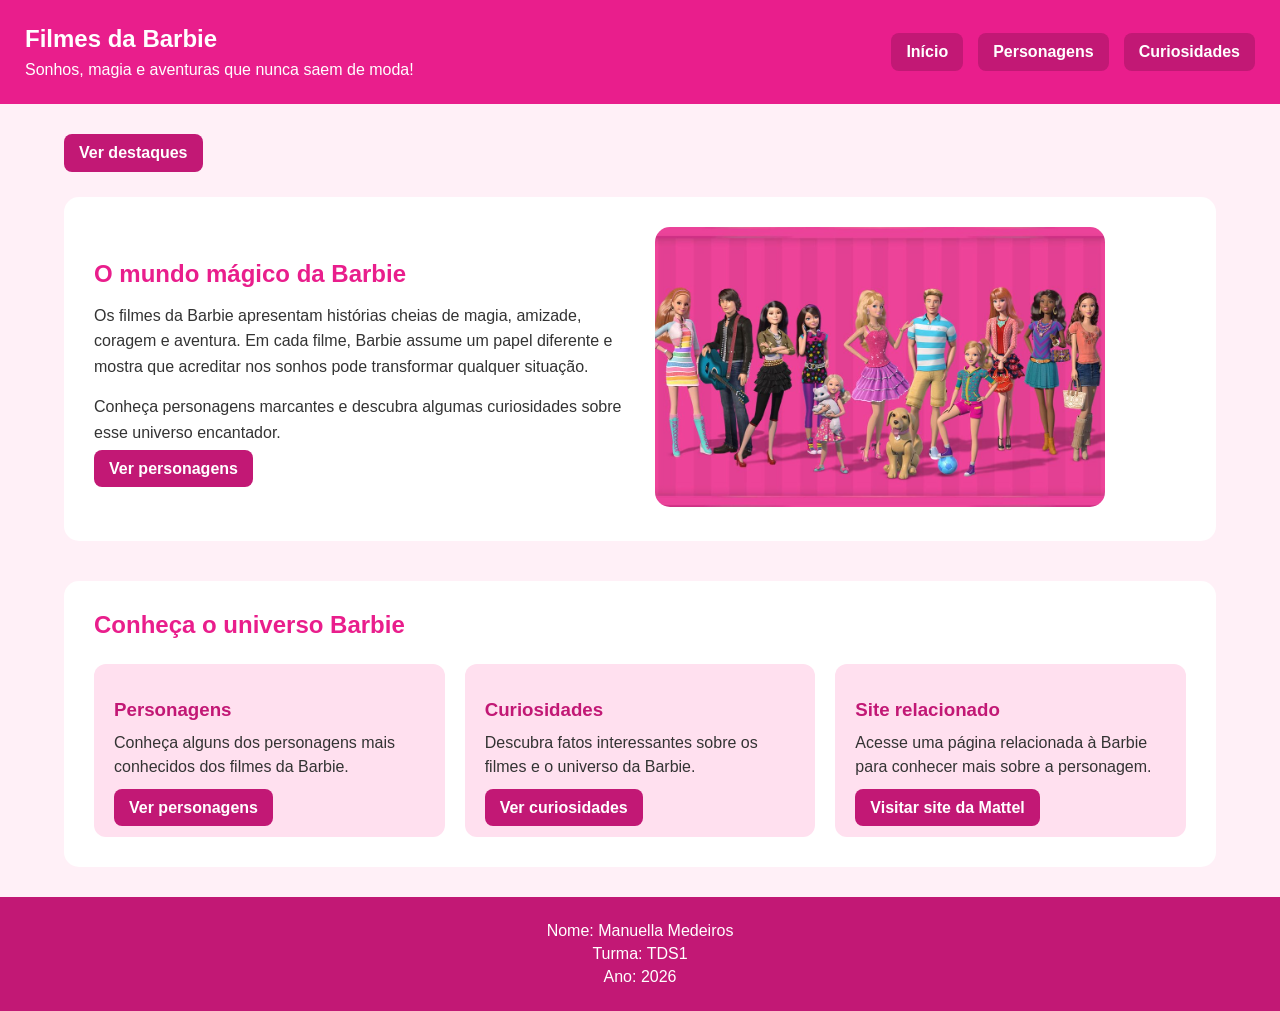
<file: index.html>
<!DOCTYPE html>
<html lang="pt-BR">
<head>
    <meta charset="UTF-8">
    <title>Filmes da Barbie</title>
    <link rel="stylesheet" href="css/style.css">
</head>

<body>

    <header id="cabecalho">
        <section>
            <h1>Filmes da Barbie</h1>
            <p>Sonhos, magia e aventuras que nunca saem de moda!</p>
        </section>

        <section class="menu">
            <a href="index.html">Início</a>
            <a href="pages/personagens.html">Personagens</a>
            <a href="pages/curiosidades.html">Curiosidades</a>
        </section>
    </header>

    <main>

        <a class="destaque-link" href="#destaques">Ver destaques</a>

        <section class="apresentacao">

            <article>
                <h2>O mundo mágico da Barbie</h2>

                <p>
                    Os filmes da Barbie apresentam histórias cheias de magia,
                    amizade, coragem e aventura. Em cada filme, Barbie assume
                    um papel diferente e mostra que acreditar nos sonhos pode
                    transformar qualquer situação.
                </p>

                <p>
                    Conheça personagens marcantes e descubra algumas
                    curiosidades sobre esse universo encantador.
                </p>

                <a href="pages/personagens.html">Ver personagens</a>
            </article>

            <article>
                <img src="assets/img/mundodabarbie.png"
                     alt="Barbie em uma cena de seus filmes">
            </article>

        </section>

        <section id="destaques">

            <h2>Conheça o universo Barbie</h2>

            <section class="cards">

                <article class="card">
                    <h3>Personagens</h3>
                    <p>
                        Conheça alguns dos personagens mais conhecidos
                        dos filmes da Barbie.
                    </p>
                    <a href="pages/personagens.html">Ver personagens</a>
                </article>

                <article class="card">
                    <h3>Curiosidades</h3>
                    <p>
                        Descubra fatos interessantes sobre os filmes
                        e o universo da Barbie.
                    </p>
                    <a href="pages/curiosidades.html">Ver curiosidades</a>
                </article>

                <article class="card">
                    <h3>Site relacionado</h3>
                    <p>
                        Acesse uma página relacionada à Barbie para
                        conhecer mais sobre a personagem.
                    </p>
                    <a href="https://www.google.com/aclk?sa=L&pf=1&ai=DChsSEwjS_vCP8ZOXAxW1REgAHVrBPeEYACICCAEQABoCY2U&co=1&ase=2&gclid=CjwKCAjww-3VBhAcEiwAwUUIu2kAwzm1s5eKs6eWFK5MCI0iN0ylqZBgRHuiKoFyYwBGh7psCj4sQhoCCTkQAvD_BwE&cid=CAASWeRo6A5-pcsOSJJCD3VaQ1Ih48F4ptSENVEfIfoLTo_kr4KMl0U9KyAeKRSdfkLmC39QsdfXhE_qq7i_DFtRs3fX_s9c3nXIwscqOZN0DHrLPa5c1AY12vu6&cce=2&category=acrcp_v1_32&sig=AOD64_27e-JCZqvb56gvFPUK76HdLzuN5g&q&nis=4&adurl=https://shop.mattel.com/pt-br/pages/about-mattel-brick-shop?utm_source%3DGADS%26utm_medium%3DSEA%26utm_campaign%3DBRICKSHOP%26utm_term%3DMTL%26utm_content%3DBRICKSHOPHW%26utm_source_platform%3DGADS%26utm_creative_format%3DRSA%26utm_marketing_tactic%3DTRF%26utm_audience%3DGG%26utm_data_type%3D3P%26gad_source%3D1%26gad_campaignid%3D21214173802%26gbraid%3D0AAAAACi38JVNILZTqSaDeoL4-gNEGBHsQ%26gclid%3DCjwKCAjww-3VBhAcEiwAwUUIu2kAwzm1s5eKs6eWFK5MCI0iN0ylqZBgRHuiKoFyYwBGh7psCj4sQhoCCTkQAvD_BwE&ved=2ahUKEwi8k-mP8ZOXAxWjpZUCHbvGFAcQ0Qx6BAgfEAE"
                       target="_blank">Visitar site da Mattel</a>
                </article>

            </section>

        </section>

    </main>

    <footer>
        <p>Nome: Manuella Medeiros</p>
        <p>Turma: TDS1</p>
        <p>Ano: 2026</p>
    </footer>

</body>
</html>
</file>
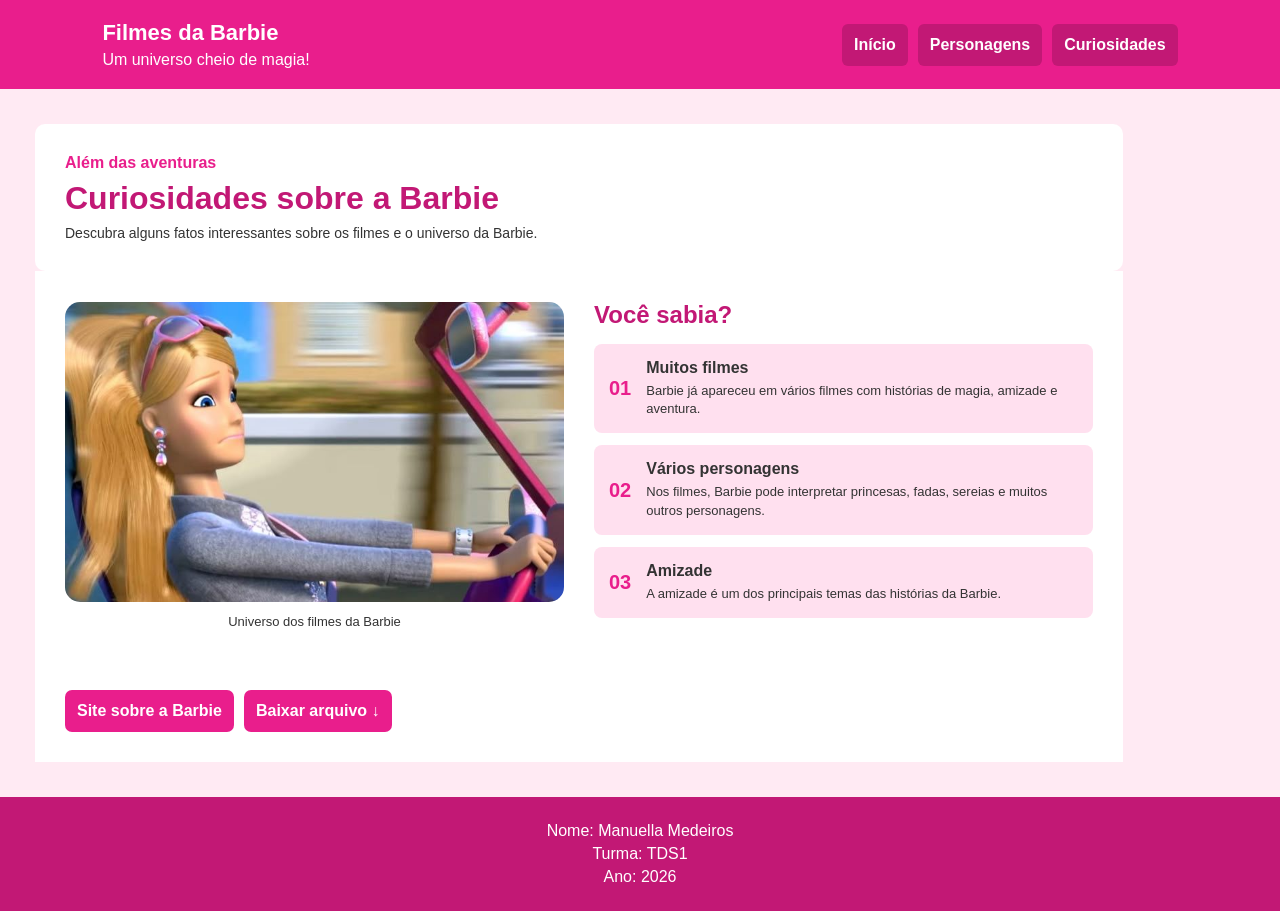
<file: pages/curiosidades.html>
<!DOCTYPE html>
<html lang="pt-BR">

<head>
    <meta charset="UTF-8">
    <title>Curiosidades - Barbie</title>
    <link rel="stylesheet" href="../css/curiosidade.css">
</head>

<body>

    <header>

        <section class="logo">
            <h1>Filmes da Barbie</h1>
            <p>Um universo cheio de magia!</p>
        </section>

        <section class="menu">
            <a href="../index.html">Início</a>
            <a href="../pages/personagens.html">Personagens</a>
            <a href="../pages/curiosidades.html">Curiosidades</a>
        </section>

    </header>


    <main>

        <section class="titulo">

            <p>Além das aventuras</p>

            <h2>Curiosidades sobre a Barbie</h2>

            <p>
                Descubra alguns fatos interessantes sobre os filmes
                e o universo da Barbie.
            </p>

        </section>


        <section id="curiosidades">

            <article class="imagem">

                <img src="../assets/img/barbiecarro.png"
                    alt="Barbie em um cenário dos seus filmes">

                <p>Universo dos filmes da Barbie</p>

            </article>


            <article class="lista">

                <h3>Você sabia?</h3>


                <article class="curiosidade">

                    <span>01</span>

                    <section>

                        <h4>Muitos filmes</h4>

                        <p>
                            Barbie já apareceu em vários filmes com
                            histórias de magia, amizade e aventura.
                        </p>

                    </section>

                </article>


                <article class="curiosidade">

                    <span>02</span>

                    <section>

                        <h4>Vários personagens</h4>

                        <p>
                            Nos filmes, Barbie pode interpretar princesas,
                            fadas, sereias e muitos outros personagens.
                        </p>

                    </section>

                </article>


                <article class="curiosidade">

                    <span>03</span>

                    <section>

                        <h4>Amizade</h4>

                        <p>
                            A amizade é um dos principais temas das
                            histórias da Barbie.
                        </p>

                    </section>

                </article>

            </article>

        </section>


        <section class="botoes">

            <a href="https://www.google.com/aclk?sa=L&pf=1&ai=DChsSEwjS_vCP8ZOXAxW1REgAHVrBPeEYACICCAEQABoCY2U&co=1&ase=2&gclid=CjwKCAjww-3VBhAcEiwAwUUIu2kAwzm1s5eKs6eWFK5MCI0iN0ylqZBgRHuiKoFyYwBGh7psCj4sQhoCCTkQAvD_BwE&cid=CAASWeRo6A5-pcsOSJJCD3VaQ1Ih48F4ptSENVEfIfoLTo_kr4KMl0U9KyAeKRSdfkLmC39QsdfXhE_qq7i_DFtRs3fX_s9c3nXIwscqOZN0DHrLPa5c1AY12vu6&cce=2&category=acrcp_v1_32&sig=AOD64_27e-JCZqvb56gvFPUK76HdLzuN5g&q&nis=4&adurl=https://shop.mattel.com/pt-br/pages/about-mattel-brick-shop?utm_source%3DGADS%26utm_medium%3DSEA%26utm_campaign%3DBRICKSHOP%26utm_term%3DMTL%26utm_content%3DBRICKSHOPHW%26utm_source_platform%3DGADS%26utm_creative_format%3DRSA%26utm_marketing_tactic%3DTRF%26utm_audience%3DGG%26utm_data_type%3D3P%26gad_source%3D1%26gad_campaignid%3D21214173802%26gbraid%3D0AAAAACi38JVNILZTqSaDeoL4-gNEGBHsQ%26gclid%3DCjwKCAjww-3VBhAcEiwAwUUIu2kAwzm1s5eKs6eWFK5MCI0iN0ylqZBgRHuiKoFyYwBGh7psCj4sQhoCCTkQAvD_BwE&ved=2ahUKEwi8k-mP8ZOXAxWjpZUCHbvGFAcQ0Qx6BAgfEAE" target="_blank">
                Site sobre a Barbie
            </a>

            <a href="../assets/files/teste.txt" download>
                Baixar arquivo ↓
            </a>

        </section>

    </main>


    <footer>

        <p>Nome: Manuella Medeiros</p>

        <p>Turma: TDS1</p>

        <p>Ano: 2026</p>

    </footer>

</body>

</html>
</file>
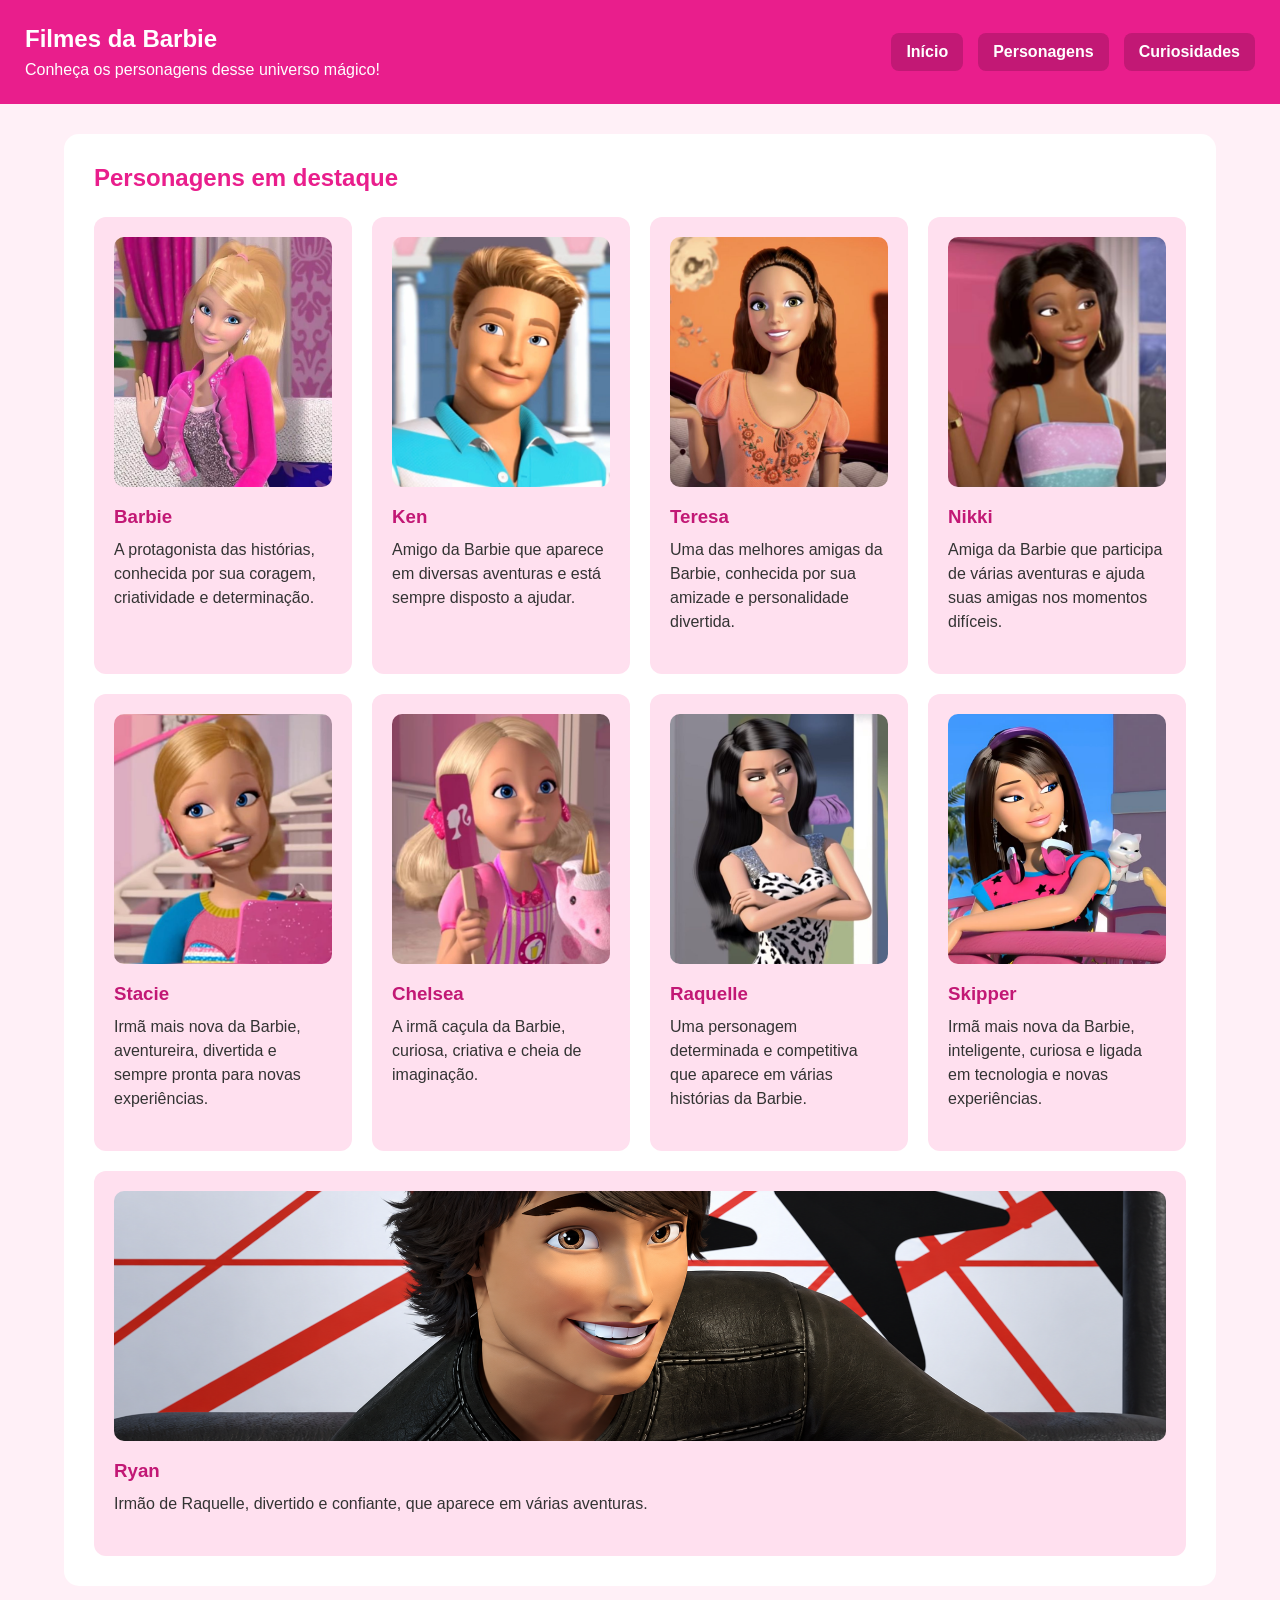
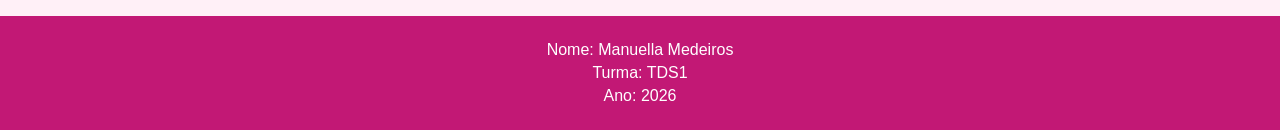
<file: pages/personagens.html>
<!DOCTYPE html>
<html lang="pt-BR">

<head>
    <meta charset="UTF-8">
    <title>Personagens - Barbie</title>
    <link rel="stylesheet" href="../css/style.css">
</head>

<body>

    <header id="cabecalho">
        <section>
            <h1>Filmes da Barbie</h1>
            <p>Conheça os personagens desse universo mágico!</p>
        </section>

        <section class="menu">
            <a href="../index.html">Início</a>
            <a href="../pages/personagens.html">Personagens</a>
            <a href="../pages/curiosidades.html">Curiosidades</a>
        </section>
    </header>

    <main>

        <section class="personagens">

            <h2>Personagens em destaque</h2>

            <section class="cards">

                <article class="card">
                    <img src="../assets/img/barbie.png"
                         alt="Barbie sorrindo em uma cena de filme">
                    <h3>Barbie</h3>
                    <p>
                        A protagonista das histórias, conhecida por sua
                        coragem, criatividade e determinação.
                    </p>
                </article>

                <article class="card">
                    <img src="../assets/img/ken.png"
                         alt="Ken personagem dos filmes da Barbie">
                    <h3>Ken</h3>
                    <p>
                        Amigo da Barbie que aparece em diversas aventuras
                        e está sempre disposto a ajudar.
                    </p>
                </article>

                <article class="card">
                    <img src="../assets/img/terera.png"
                         alt="Teresa personagem dos filmes da Barbie">
                    <h3>Teresa</h3>
                    <p>
                        Uma das melhores amigas da Barbie, conhecida por
                        sua amizade e personalidade divertida.
                    </p>
                </article>

                <article class="card">
                    <img src="../assets/img/nikki.png"
                         alt="Nikki personagem dos filmes da Barbie">
                    <h3>Nikki</h3>
                    <p>
                        Amiga da Barbie que participa de várias aventuras
                        e ajuda suas amigas nos momentos difíceis.
                    </p>
                </article>

                <article class="card">
                    <img src="../assets/img/stacie.png"
                         alt="Stacie irmã da Barbie">
                    <h3>Stacie</h3>
                    <p>
                        Irmã mais nova da Barbie, aventureira, divertida e sempre
                        pronta para novas experiências.
                    </p>
                </article>

                <article class="card">
                    <img src="../assets/img/chelsea.png"
                         alt="Chelsea irmã mais nova da Barbie">
                    <h3>Chelsea</h3>
                    <p>
                        A irmã caçula da Barbie, curiosa, criativa e
                        cheia de imaginação.
                    </p>
                </article>

                <article class="card">
                    <img src="../assets/img/raquelle.png"
                         alt="Raquelle personagem do universo Barbie">
                    <h3>Raquelle</h3>
                    <p>
                        Uma personagem determinada e competitiva que
                        aparece em várias histórias da Barbie.
                    </p>
                </article>

                <article class="card">
                    <img src="../assets/img/skipper.png"
                         alt="Skipper personagem dos filmes da Barbie">
                    <h3>Skipper</h3>
                    <p>
                        Irmã mais nova da Barbie, inteligente, curiosa e ligada
                        em tecnologia e novas experiências.
                    </p>
                </article>

                <article class="card">
                    <img src="../assets/img/ryan.png"
                         alt="Ryan personagem dos filmes da Barbie">
                    <h3>Ryan</h3>
                    <p>
                        Irmão de Raquelle, divertido e confiante, que
                        aparece em várias aventuras.
                    </p>
                </article>

            </section>

        </section>

    </main>

    <footer>
        <p>Nome: Manuella Medeiros</p>
        <p>Turma: TDS1</p>
        <p>Ano: 2026</p>
    </footer>

</body>
</html>
</file>
<file: css/style.css>
* {
    margin: 0;
    padding: 0;
    box-sizing: border-box;
}

body {
    font-family: Arial, sans-serif;
    background-color: #fff0f7;
    color: #333333;
}

#cabecalho {
    background-color: #e91e8c;
    color: white;
    padding: 25px;
    display: flex;
    justify-content: space-between;
    align-items: center;
}

#cabecalho h1 {
    margin-bottom: 8px;
}

.menu {
    display: flex;
    gap: 15px;
}

.menu a,
.destaque-link,
.card a,
.apresentacao a,
#curiosidades > a {
    color: #ffffff;
    text-decoration: none;
    font-weight: bold;
    background-color: #c21875;
    padding: 10px 15px;
    border-radius: 8px;
}

.menu a:hover,
.card a:hover,
.apresentacao a:hover,
.destaque-link:hover,
#curiosidades > a:hover {
    background-color: #9c155e;
}

main {
    width: 90%;
    max-width: 1200px;
    margin: 30px auto;
}

.destaque-link {
    display: inline-block;
    margin-bottom: 25px;
}

.apresentacao {
    display: flex;
    align-items: center;
    justify-content: space-between;
    gap: 30px;
    background-color: white;
    padding: 30px;
    border-radius: 15px;
    margin-bottom: 40px;
}

.apresentacao article {
    flex: 1;
}

.apresentacao h2 {
    color: #e91e8c;
    margin-bottom: 15px;
}

.apresentacao p {
    line-height: 1.6;
    margin-bottom: 15px;
}

.apresentacao img {
    width: 450px;
    height: 280px;
    border-radius: 15px;
    object-fit: cover;
}

#destaques,
.personagens,
#curiosidades {
    background-color: white;
    padding: 30px;
    border-radius: 15px;
    margin-bottom: 30px;
}

#destaques h2,
.personagens h2,
#curiosidades h2 {
    color: #e91e8c;
    margin-bottom: 25px;
}

.cards {
    display: flex;
    flex-wrap: wrap;
    gap: 20px;
}

.card {
    background-color: #ffe0ef;
    padding: 20px;
    border-radius: 12px;
    flex: 1 1 250px;
}

.card img {
    width: 100%;
    height: 250px;
    border-radius: 10px;
    object-fit: cover;
}

.card h3 {
    color: #c21875;
    margin: 15px 0 10px;
}

.card p {
    line-height: 1.5;
    margin-bottom: 20px;
}

#curiosidades img {
    width: 100%;
    height: 300px;
    border-radius: 15px;
    object-fit: cover;
    margin-bottom: 25px;
}

.curiosidade {
    background-color: #ffe0ef;
    padding: 20px;
    border-radius: 10px;
    margin-bottom: 15px;
}

.curiosidade h3 {
    color: #c21875;
    margin-bottom: 8px;
}

.curiosidade p {
    line-height: 1.5;
}

#curiosidades > a {
    display: inline-block;
    margin-top: 15px;
}

footer {
    background-color: #c21875;
    color: white;
    text-align: center;
    padding: 20px;
    margin-top: 30px;
}

footer p {
    margin: 5px;
}

@media (max-width: 700px) {

    #cabecalho {
        flex-direction: column;
        gap: 20px;
        text-align: center;
    }

    .menu {
        flex-wrap: wrap;
        justify-content: center;
    }

    .apresentacao {
        flex-direction: column;
    }

    .apresentacao img {
        width: 100%;
        height: 250px;
    }
}
</file>
<file: css/curiosidade.css>
* {
    margin: 0;
    padding: 0;
    box-sizing: border-box;
}

body {
    font-family: Arial;
    background-color: #ffeaf3;
    color: #333333;
}

header {
    background-color: #e91e8c;
    color: white;
    padding: 20px 8%;
    display: flex;
    justify-content: space-between;
    align-items: center;
}

.logo h1 {
    font-size: 22px;
}

.logo p {
    margin-top: 5px;
}

.menu {
    display: flex;
    gap: 10px;
}

.menu a {
    color: white;
    text-decoration: none;
    font-weight: bold;
    background-color: #c21875;
    padding: 12px;
    border-radius: 6px;
}

.menu a:hover {
    background-color: #9c155e;
}

main {
    width: 85%;
    max-width: 1100px;
    margin: 35px;
}

.titulo {
    background-color: #ffffff;
    padding: 30px;
    border-radius: 10px;
}

.titulo p:first-child {
    color: #e91e8c;
    font-weight: bold;
}

.titulo h2 {
    color: #c21875;
    font-size: 32px;
    margin: 8px 0;
}

.titulo p:last-child {
    font-size: 14px;
}

#curiosidades {
    background-color: white;
    padding: 30px;
    display: flex;
    gap: 30px;
    align-items: center;
}

.imagem {
    width: 50%;
    text-align: center;
}

.imagem img {
    width: 100%;
    height: 300px;
    border-radius: 15px;
    object-fit: cover;
}

.imagem p {
    font-size: 13px;
    margin-top: 8px;
}

.lista {
    width: 50%;
}

.lista h3 {
    color: #c21875;
    font-size: 24px;
    margin-bottom: 15px;
}

.curiosidade {
    background-color: #ffe0ef;
    padding: 15px;
    margin-bottom: 12px;
    border-radius: 8px;
    display: flex;
    gap: 15px;
    align-items: center;
}

.curiosidade span {
    color: #e91e8c;
    font-size: 20px;
    font-weight: bold;
}

.curiosidade h4 {
    margin-bottom: 5px;
}

.curiosidade p {
    font-size: 13px;
    line-height: 1.4;
}

.botoes {
    background-color: white;
    padding: 30px;
    display: flex;
    gap: 10px;
}

.botoes a {
    color: white;
    background-color: #e91e8c;
    text-decoration: none;
    font-weight: bold;
    padding: 12px;
    border-radius: 7px;
}

.botoes a:hover {
    background-color: #c21875;
}

footer {
    background-color: #c21875;
    color: white;
    text-align: center;
    padding: 20px;
}

footer p {
    margin: 5px;
}
</file>
